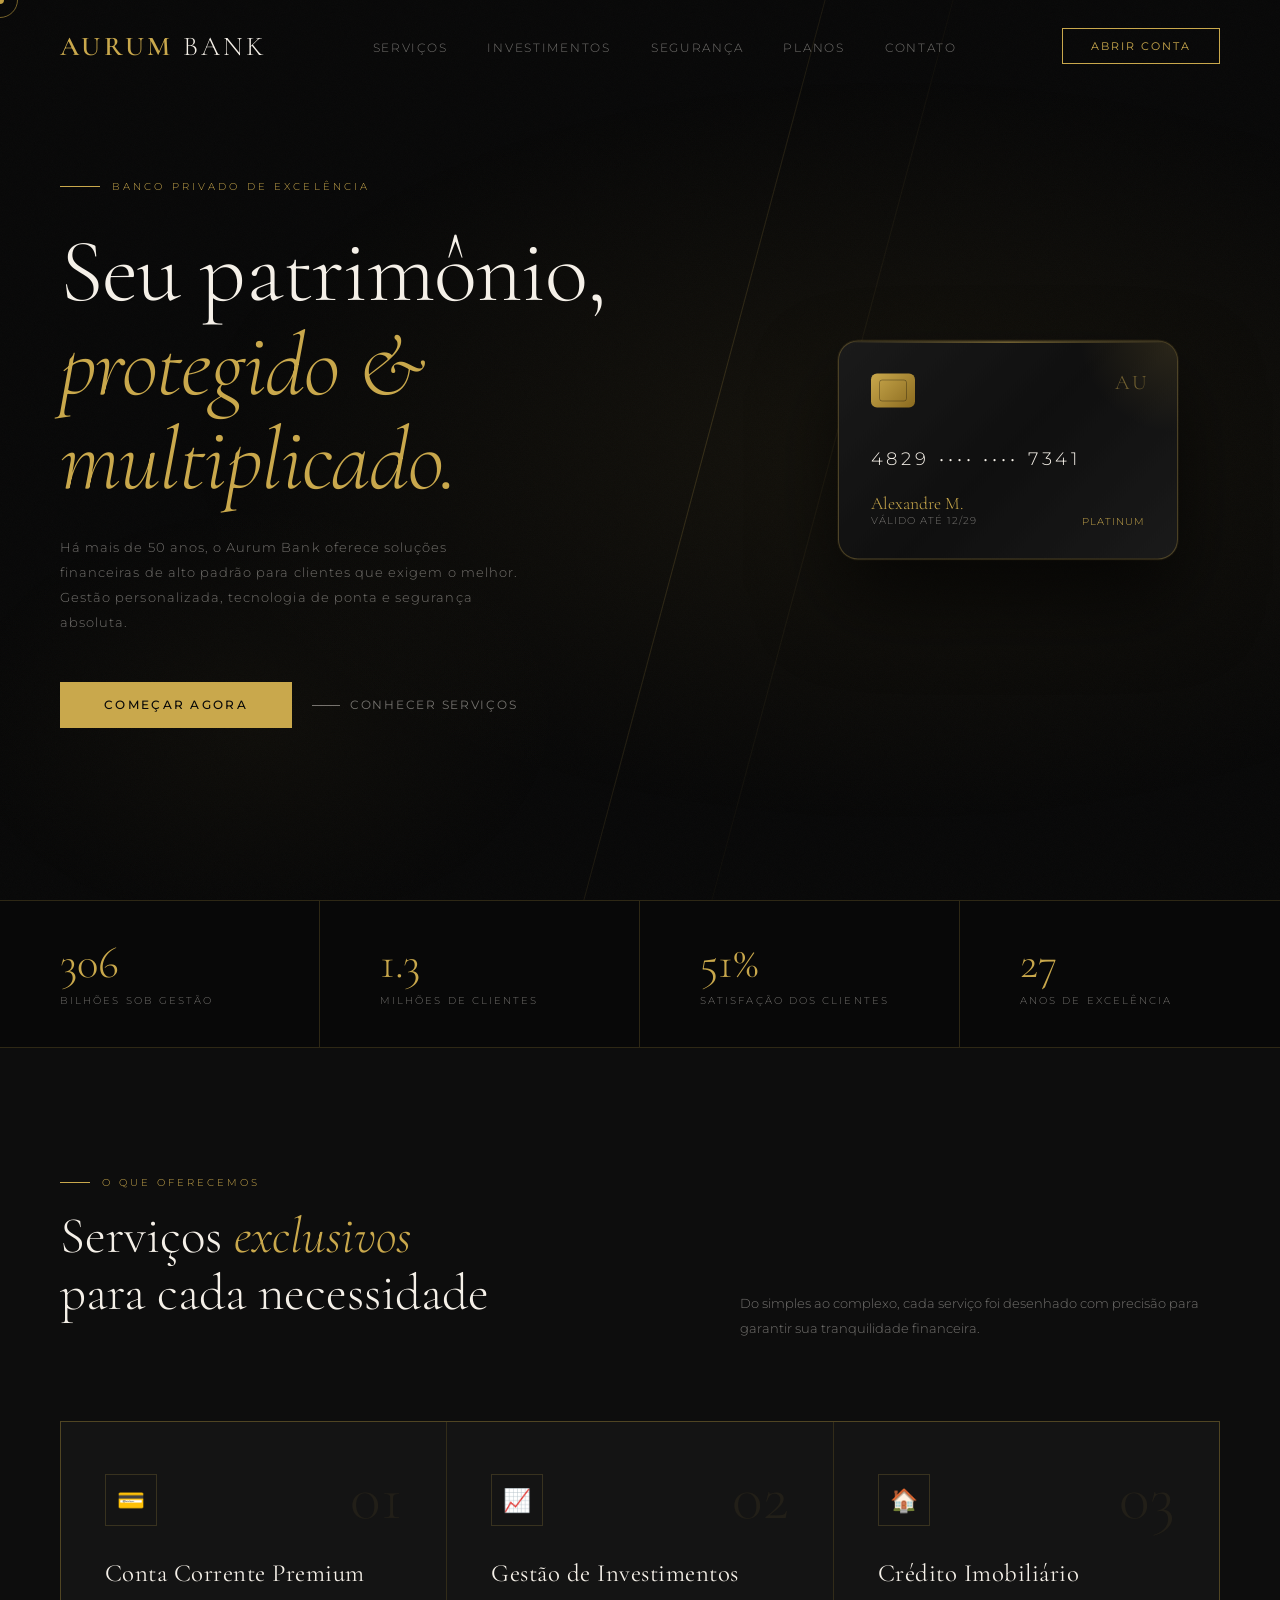
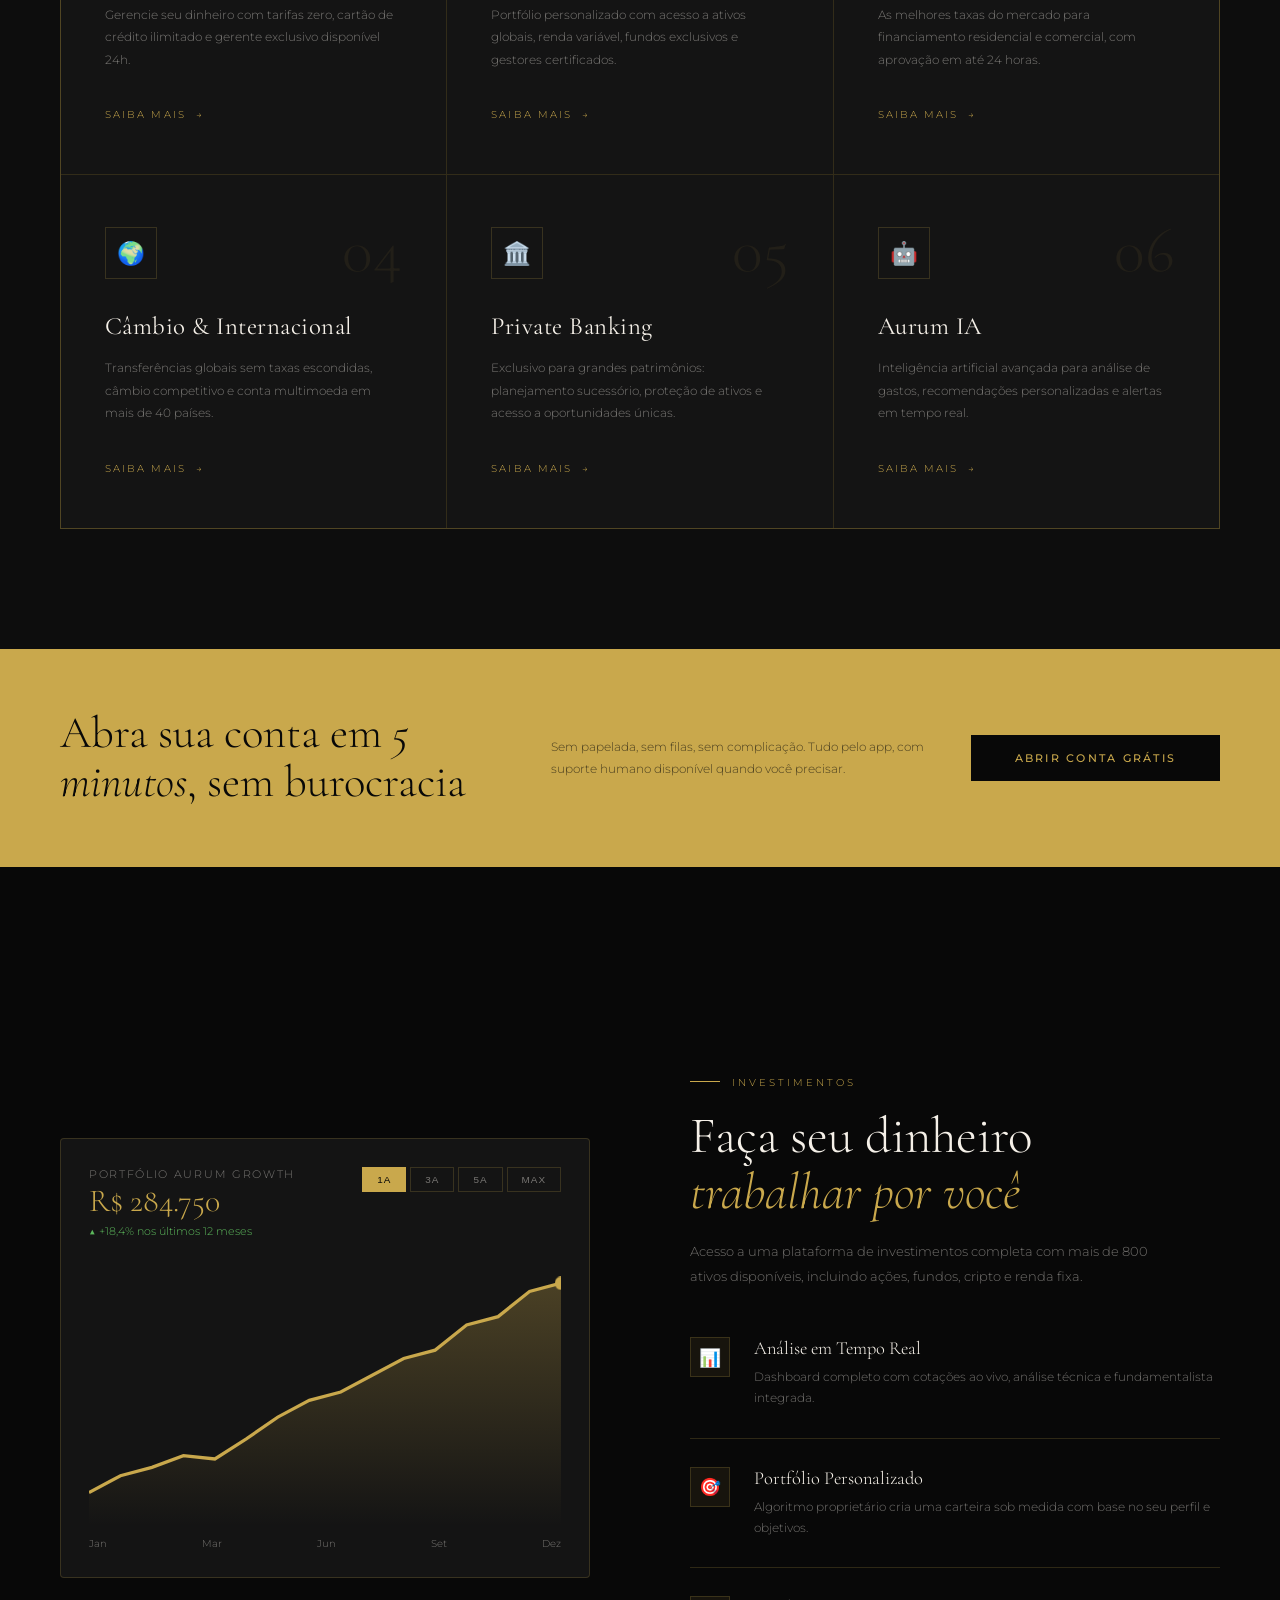
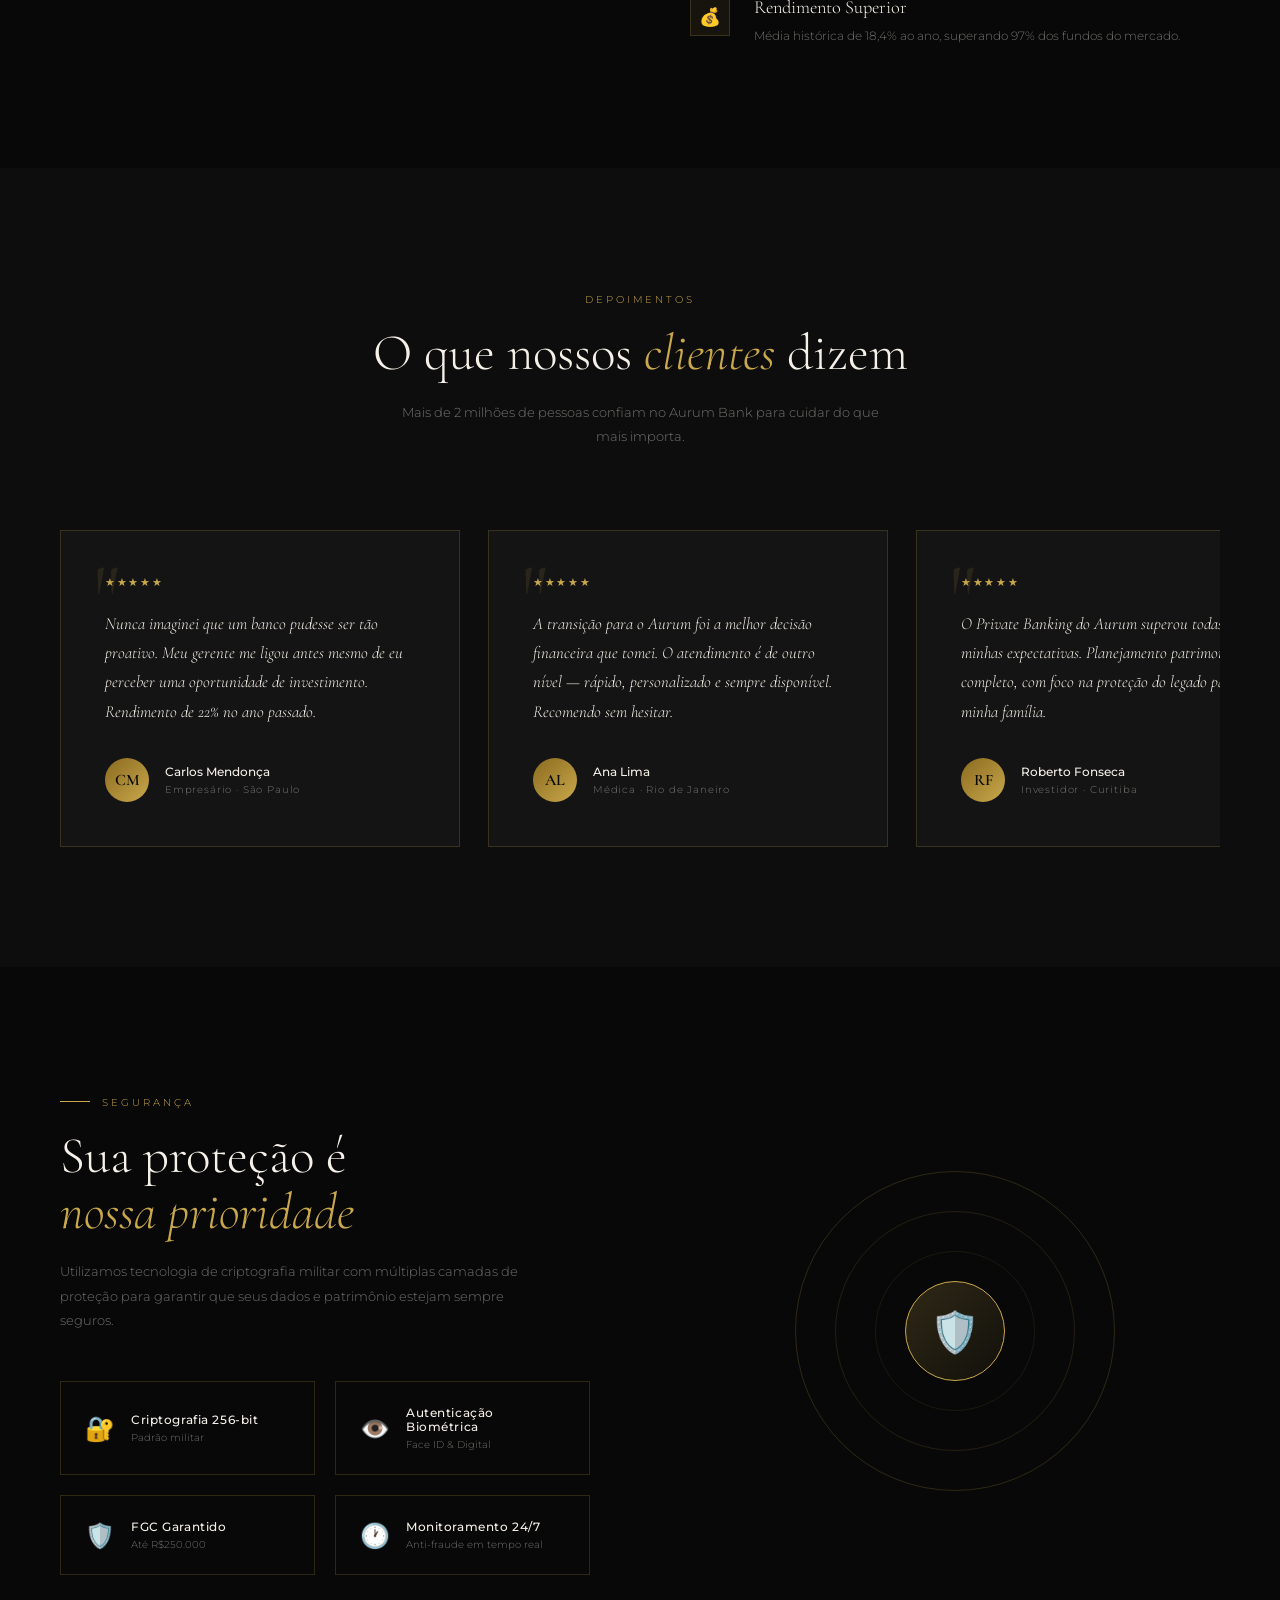
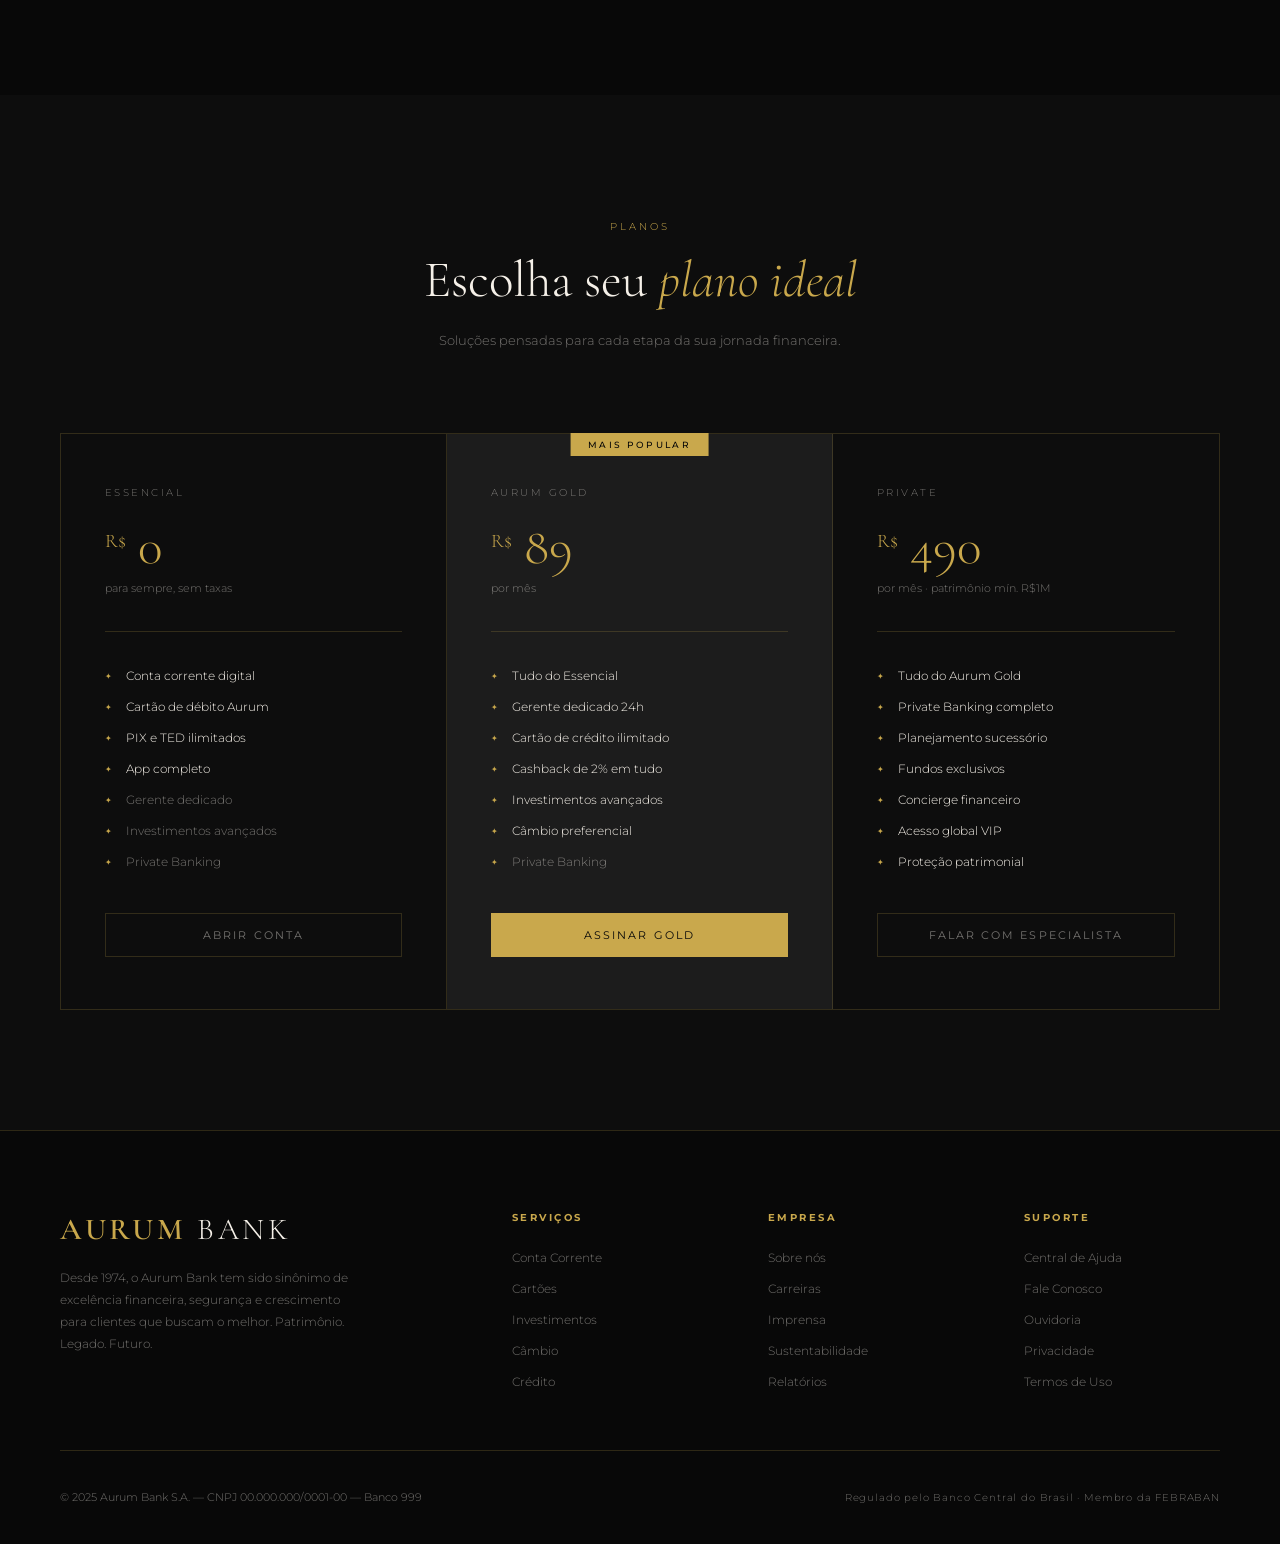
<file: index.html>
<!DOCTYPE html>
<html lang="pt-BR">
<head>
<meta charset="UTF-8">
<meta name="viewport" content="width=device-width, initial-scale=1.0">
<title>AURUM BANK — Patrimônio. Legado. Futuro.</title>
<link rel="preconnect" href="https://fonts.googleapis.com">
<link href="https://fonts.googleapis.com/css2?family=Cormorant+Garamond:ital,wght@0,300;0,400;0,600;1,300;1,400&family=Montserrat:wght@300;400;500;600&display=swap" rel="stylesheet">
<link rel="stylesheet" href="style.css">
</head>
<body>

<!-- LOADER -->
<div id="loader">
  <div class="loader-logo">AURUM</div>
  <div class="loader-bar"></div>
</div>

<!-- CURSOR -->
<div class="cursor">
  <div class="cursor-dot"></div>
  <div class="cursor-ring"></div>
</div>

<!-- NAV -->
<nav id="nav">
  <a href="#" class="nav-logo">AURUM <span>BANK</span></a>
  <ul class="nav-links">
    <li><a href="#servicos">Serviços</a></li>
    <li><a href="#investimentos">Investimentos</a></li>
    <li><a href="#seguranca">Segurança</a></li>
    <li><a href="#planos">Planos</a></li>
    <li><a href="#contato">Contato</a></li>
  </ul>
  <button class="nav-cta" onclick="window.location.href='cadastro.html'">Abrir Conta</button>
</nav>

<!-- HERO -->
<section class="hero" id="inicio">
  <div class="hero-bg"></div>
  <div class="hero-lines"></div>
  <div class="hero-content">
    <div class="hero-tag">Banco Privado de Excelência</div>
    <h1 class="hero-title">
      Seu patrimônio,<br>
      <em>protegido &amp; multiplicado.</em>
    </h1>
    <p class="hero-subtitle">
      Há mais de 50 anos, o Aurum Bank oferece soluções financeiras de alto padrão para clientes que exigem o melhor. Gestão personalizada, tecnologia de ponta e segurança absoluta.
    </p>
    <div class="hero-actions">
      <button class="btn-primary" onclick="window.location.href='cadastro.html'">Começar Agora</button>
      <button class="btn-ghost"><span></span> Conhecer Serviços</button>
    </div>
  </div>
  <div class="hero-card">
    <div class="card-3d" id="heroCard">
      <div class="card-glow"></div>
      <div class="card-logo-mark">AU</div>
      <div class="card-chip"></div>
      <div class="card-number">4829 •••• •••• 7341</div>
      <div class="card-info">
        <div>
          <div class="card-name">Alexandre M.</div>
          <div class="card-expiry">VÁLIDO ATÉ 12/29</div>
        </div>
        <div style="font-size:0.6rem;color:var(--gold);letter-spacing:0.1em;">PLATINUM</div>
      </div>
    </div>
  </div>
</section>

<!-- STATS -->
<div class="stats-bar">
  <div class="stat-item">
    <div class="stat-number" data-target="580">0</div>
    <div class="stat-label">Bilhões sob gestão</div>
  </div>
  <div class="stat-item">
    <div class="stat-number" data-target="2.4" data-decimal>0</div>
    <div class="stat-label">Milhões de clientes</div>
  </div>
  <div class="stat-item">
    <div class="stat-number" data-target="98" data-suffix="%">0</div>
    <div class="stat-label">Satisfação dos clientes</div>
  </div>
  <div class="stat-item">
    <div class="stat-number" data-target="52">0</div>
    <div class="stat-label">Anos de excelência</div>
  </div>
</div>

<!-- SERVICES -->
<section class="services" id="servicos">
  <div class="services-header scroll-reveal">
    <div>
      <div class="section-tag">O Que Oferecemos</div>
      <h2 class="section-title">Serviços <em>exclusivos</em><br>para cada necessidade</h2>
    </div>
    <p class="section-desc">
      Do simples ao complexo, cada serviço foi desenhado com precisão para garantir sua tranquilidade financeira.
    </p>
  </div>
  <div class="services-grid scroll-reveal">
    <div class="service-card">
      <span class="service-number">01</span>
      <div class="service-icon">💳</div>
      <h3 class="service-name">Conta Corrente Premium</h3>
      <p class="service-desc">Gerencie seu dinheiro com tarifas zero, cartão de crédito ilimitado e gerente exclusivo disponível 24h.</p>
      <a href="#" class="service-link">Saiba mais</a>
    </div>
    <div class="service-card">
      <span class="service-number">02</span>
      <div class="service-icon">📈</div>
      <h3 class="service-name">Gestão de Investimentos</h3>
      <p class="service-desc">Portfólio personalizado com acesso a ativos globais, renda variável, fundos exclusivos e gestores certificados.</p>
      <a href="#" class="service-link">Saiba mais</a>
    </div>
    <div class="service-card">
      <span class="service-number">03</span>
      <div class="service-icon">🏠</div>
      <h3 class="service-name">Crédito Imobiliário</h3>
      <p class="service-desc">As melhores taxas do mercado para financiamento residencial e comercial, com aprovação em até 24 horas.</p>
      <a href="#" class="service-link">Saiba mais</a>
    </div>
    <div class="service-card">
      <span class="service-number">04</span>
      <div class="service-icon">🌍</div>
      <h3 class="service-name">Câmbio & Internacional</h3>
      <p class="service-desc">Transferências globais sem taxas escondidas, câmbio competitivo e conta multimoeda em mais de 40 países.</p>
      <a href="#" class="service-link">Saiba mais</a>
    </div>
    <div class="service-card">
      <span class="service-number">05</span>
      <div class="service-icon">🏛️</div>
      <h3 class="service-name">Private Banking</h3>
      <p class="service-desc">Exclusivo para grandes patrimônios: planejamento sucessório, proteção de ativos e acesso a oportunidades únicas.</p>
      <a href="#" class="service-link">Saiba mais</a>
    </div>
    <div class="service-card">
      <span class="service-number">06</span>
      <div class="service-icon">🤖</div>
      <h3 class="service-name">Aurum IA</h3>
      <p class="service-desc">Inteligência artificial avançada para análise de gastos, recomendações personalizadas e alertas em tempo real.</p>
      <a href="#" class="service-link">Saiba mais</a>
    </div>
  </div>
</section>

<!-- HIGHLIGHT BAND -->
<div class="highlight-band scroll-reveal">
  <h2>Abra sua conta em <em>5 minutos</em>, sem burocracia</h2>
  <p>Sem papelada, sem filas, sem complicação. Tudo pelo app, com suporte humano disponível quando você precisar.</p>
  <button class="btn-dark" onclick="window.location.href='cadastro.html'">Abrir Conta Grátis</button>
</div>

<!-- INVESTMENTS -->
<section class="investments" id="investimentos">
  <div class="investments-layout">
    <div class="invest-visual scroll-reveal">
      <div class="chart-container">
        <div class="chart-header">
          <div>
            <div class="chart-title">Portfólio Aurum Growth</div>
            <div class="chart-value">R$ 284.750</div>
            <div class="chart-change">▲ +18,4% nos últimos 12 meses</div>
          </div>
          <div class="chart-tabs">
            <button class="chart-tab active">1A</button>
            <button class="chart-tab">3A</button>
            <button class="chart-tab">5A</button>
            <button class="chart-tab">MAX</button>
          </div>
        </div>
        <svg class="chart-svg" viewBox="0 0 300 160" preserveAspectRatio="none">
          <defs>
            <linearGradient id="chartGrad" x1="0" y1="0" x2="0" y2="1">
              <stop offset="0%" stop-color="#C9A84C" stop-opacity="0.3"/>
              <stop offset="100%" stop-color="#C9A84C" stop-opacity="0"/>
            </linearGradient>
          </defs>
          <path d="M0,140 L20,130 L40,125 L60,118 L80,120 L100,108 L120,95 L140,85 L160,80 L180,70 L200,60 L220,55 L240,40 L260,35 L280,20 L300,15 L300,160 L0,160 Z" fill="url(#chartGrad)"/>
          <path d="M0,140 L20,130 L40,125 L60,118 L80,120 L100,108 L120,95 L140,85 L160,80 L180,70 L200,60 L220,55 L240,40 L260,35 L280,20 L300,15"
            fill="none" stroke="#C9A84C" stroke-width="2"
            stroke-dasharray="600" stroke-dashoffset="600"
            style="animation: drawLine 2s ease 1.5s forwards;"/>
          <circle cx="300" cy="15" r="4" fill="#C9A84C" opacity="0"/>
          <style>
            @keyframes drawLine { to { stroke-dashoffset: 0; } }
            circle { animation: fadeCircle 0.3s ease 3.5s forwards; }
            @keyframes fadeCircle { to { opacity: 1; } }
          </style>
        </svg>
        <div style="display:flex;justify-content:space-between;font-size:0.6rem;color:var(--muted);margin-top:12px;">
          <span>Jan</span><span>Mar</span><span>Jun</span><span>Set</span><span>Dez</span>
        </div>
      </div>
    </div>
    <div class="invest-content scroll-reveal">
      <div class="section-tag">Investimentos</div>
      <h2 class="section-title">Faça seu dinheiro<br><em>trabalhar por você</em></h2>
      <p class="section-desc">Acesso a uma plataforma de investimentos completa com mais de 800 ativos disponíveis, incluindo ações, fundos, cripto e renda fixa.</p>
      <div class="invest-features">
        <div class="invest-feature">
          <div class="invest-feature-icon">📊</div>
          <div>
            <div class="invest-feature-title">Análise em Tempo Real</div>
            <p class="invest-feature-desc">Dashboard completo com cotações ao vivo, análise técnica e fundamentalista integrada.</p>
          </div>
        </div>
        <div class="invest-feature">
          <div class="invest-feature-icon">🎯</div>
          <div>
            <div class="invest-feature-title">Portfólio Personalizado</div>
            <p class="invest-feature-desc">Algoritmo proprietário cria uma carteira sob medida com base no seu perfil e objetivos.</p>
          </div>
        </div>
        <div class="invest-feature">
          <div class="invest-feature-icon">💰</div>
          <div>
            <div class="invest-feature-title">Rendimento Superior</div>
            <p class="invest-feature-desc">Média histórica de 18,4% ao ano, superando 97% dos fundos do mercado.</p>
          </div>
        </div>
      </div>
    </div>
  </div>
</section>

<!-- TESTIMONIALS -->
<section class="testimonials" id="clientes">
  <div class="testimonials-header scroll-reveal">
    <div class="section-tag">Depoimentos</div>
    <h2 class="section-title">O que nossos <em>clientes</em> dizem</h2>
    <p class="section-desc">Mais de 2 milhões de pessoas confiam no Aurum Bank para cuidar do que mais importa.</p>
  </div>
  <div class="testimonials-wrap">
    <div class="testimonials-track" id="testimonialsTrack">
      <!-- Cards duplicados para loop infinito -->
      <div class="testimonial-card">
        <div class="stars">★★★★★</div>
        <p class="testimonial-text">Nunca imaginei que um banco pudesse ser tão proativo. Meu gerente me ligou antes mesmo de eu perceber uma oportunidade de investimento. Rendimento de 22% no ano passado.</p>
        <div class="testimonial-author">
          <div class="testimonial-avatar">CM</div>
          <div>
            <div class="testimonial-name">Carlos Mendonça</div>
            <div class="testimonial-role">Empresário · São Paulo</div>
          </div>
        </div>
      </div>
      <div class="testimonial-card">
        <div class="stars">★★★★★</div>
        <p class="testimonial-text">A transição para o Aurum foi a melhor decisão financeira que tomei. O atendimento é de outro nível — rápido, personalizado e sempre disponível. Recomendo sem hesitar.</p>
        <div class="testimonial-author">
          <div class="testimonial-avatar">AL</div>
          <div>
            <div class="testimonial-name">Ana Lima</div>
            <div class="testimonial-role">Médica · Rio de Janeiro</div>
          </div>
        </div>
      </div>
      <div class="testimonial-card">
        <div class="stars">★★★★★</div>
        <p class="testimonial-text">O Private Banking do Aurum superou todas as minhas expectativas. Planejamento patrimonial completo, com foco na proteção do legado para minha família.</p>
        <div class="testimonial-author">
          <div class="testimonial-avatar">RF</div>
          <div>
            <div class="testimonial-name">Roberto Fonseca</div>
            <div class="testimonial-role">Investidor · Curitiba</div>
          </div>
        </div>
      </div>
      <div class="testimonial-card">
        <div class="stars">★★★★★</div>
        <p class="testimonial-text">O app do Aurum é simplesmente o melhor que já usei. Interface limpa, tudo funciona perfeitamente e o suporte via chat responde em menos de 2 minutos. Incrível.</p>
        <div class="testimonial-author">
          <div class="testimonial-avatar">JV</div>
          <div>
            <div class="testimonial-name">Juliana Vaz</div>
            <div class="testimonial-role">Designer · Florianópolis</div>
          </div>
        </div>
      </div>
      <div class="testimonial-card">
        <div class="stars">★★★★★</div>
        <p class="testimonial-text">Financiamento imobiliário aprovado em 24h com a menor taxa que encontrei no mercado. O processo foi completamente digital e sem nenhuma burocracia.</p>
        <div class="testimonial-author">
          <div class="testimonial-avatar">TS</div>
          <div>
            <div class="testimonial-name">Thiago Santos</div>
            <div class="testimonial-role">Arquiteto · Brasília</div>
          </div>
        </div>
      </div>
      <!-- Duplicados para loop contínuo -->
      <div class="testimonial-card">
        <div class="stars">★★★★★</div>
        <p class="testimonial-text">Nunca imaginei que um banco pudesse ser tão proativo. Meu gerente me ligou antes mesmo de eu perceber uma oportunidade de investimento. Rendimento de 22% no ano passado.</p>
        <div class="testimonial-author">
          <div class="testimonial-avatar">CM</div>
          <div>
            <div class="testimonial-name">Carlos Mendonça</div>
            <div class="testimonial-role">Empresário · São Paulo</div>
          </div>
        </div>
      </div>
      <div class="testimonial-card">
        <div class="stars">★★★★★</div>
        <p class="testimonial-text">A transição para o Aurum foi a melhor decisão financeira que tomei. O atendimento é de outro nível — rápido, personalizado e sempre disponível. Recomendo sem hesitar.</p>
        <div class="testimonial-author">
          <div class="testimonial-avatar">AL</div>
          <div>
            <div class="testimonial-name">Ana Lima</div>
            <div class="testimonial-role">Médica · Rio de Janeiro</div>
          </div>
        </div>
      </div>
      <div class="testimonial-card">
        <div class="stars">★★★★★</div>
        <p class="testimonial-text">O Private Banking do Aurum superou todas as minhas expectativas. Planejamento patrimonial completo, com foco na proteção do legado para minha família.</p>
        <div class="testimonial-author">
          <div class="testimonial-avatar">RF</div>
          <div>
            <div class="testimonial-name">Roberto Fonseca</div>
            <div class="testimonial-role">Investidor · Curitiba</div>
          </div>
        </div>
      </div>
      <div class="testimonial-card">
        <div class="stars">★★★★★</div>
        <p class="testimonial-text">O app do Aurum é simplesmente o melhor que já usei. Interface limpa, tudo funciona perfeitamente e o suporte via chat responde em menos de 2 minutos. Incrível.</p>
        <div class="testimonial-author">
          <div class="testimonial-avatar">JV</div>
          <div>
            <div class="testimonial-name">Juliana Vaz</div>
            <div class="testimonial-role">Designer · Florianópolis</div>
          </div>
        </div>
      </div>
      <div class="testimonial-card">
        <div class="stars">★★★★★</div>
        <p class="testimonial-text">Financiamento imobiliário aprovado em 24h com a menor taxa que encontrei no mercado. O processo foi completamente digital e sem nenhuma burocracia.</p>
        <div class="testimonial-author">
          <div class="testimonial-avatar">TS</div>
          <div>
            <div class="testimonial-name">Thiago Santos</div>
            <div class="testimonial-role">Arquiteto · Brasília</div>
          </div>
        </div>
      </div>
    </div>
  </div>
</section>

<!-- SECURITY -->
<section class="security" id="seguranca">
  <div class="security-layout">
    <div class="scroll-reveal">
      <div class="section-tag">Segurança</div>
      <h2 class="section-title">Sua proteção é<br><em>nossa prioridade</em></h2>
      <p class="section-desc">
        Utilizamos tecnologia de criptografia militar com múltiplas camadas de proteção para garantir que seus dados e patrimônio estejam sempre seguros.
      </p>
      <div class="security-badges">
        <div class="security-badge">
          <div class="badge-icon">🔐</div>
          <div>
            <div class="badge-name">Criptografia 256-bit</div>
            <div class="badge-sub">Padrão militar</div>
          </div>
        </div>
        <div class="security-badge">
          <div class="badge-icon">👁️</div>
          <div>
            <div class="badge-name">Autenticação Biométrica</div>
            <div class="badge-sub">Face ID & Digital</div>
          </div>
        </div>
        <div class="security-badge">
          <div class="badge-icon">🛡️</div>
          <div>
            <div class="badge-name">FGC Garantido</div>
            <div class="badge-sub">Até R$250.000</div>
          </div>
        </div>
        <div class="security-badge">
          <div class="badge-icon">🕐</div>
          <div>
            <div class="badge-name">Monitoramento 24/7</div>
            <div class="badge-sub">Anti-fraude em tempo real</div>
          </div>
        </div>
      </div>
    </div>
    <div class="security-visual scroll-reveal">
      <div class="shield-ring" style="--op:0.15;"></div>
      <div class="shield-ring" style="--op:0.2;"></div>
      <div class="shield-ring" style="--op:0.3;"></div>
      <div class="shield-core">🛡️</div>
    </div>
  </div>
</section>

<!-- PLANS -->
<section class="plans" id="planos">
  <div class="plans-header scroll-reveal">
    <div class="section-tag">Planos</div>
    <h2 class="section-title">Escolha seu <em>plano ideal</em></h2>
    <p class="section-desc">Soluções pensadas para cada etapa da sua jornada financeira.</p>
  </div>
  <div class="plans-grid scroll-reveal">
    <div class="plan-card">
      <div class="plan-tag">Essencial</div>
      <div class="plan-price"><sup>R$</sup> <span>0</span></div>
      <div class="plan-period">para sempre, sem taxas</div>
      <div class="plan-divider"></div>
      <ul class="plan-features">
        <li class="active">Conta corrente digital</li>
        <li class="active">Cartão de débito Aurum</li>
        <li class="active">PIX e TED ilimitados</li>
        <li class="active">App completo</li>
        <li>Gerente dedicado</li>
        <li>Investimentos avançados</li>
        <li>Private Banking</li>
      </ul>
      <button class="btn-plan" onclick="window.location.href='cadastro.html'">Abrir Conta</button>
    </div>
    <div class="plan-card featured">
      <div class="plan-tag">Aurum Gold</div>
      <div class="plan-price"><sup>R$</sup> <span style="color:var(--gold);">89</span></div>
      <div class="plan-period">por mês</div>
      <div class="plan-divider"></div>
      <ul class="plan-features">
        <li class="active">Tudo do Essencial</li>
        <li class="active">Gerente dedicado 24h</li>
        <li class="active">Cartão de crédito ilimitado</li>
        <li class="active">Cashback de 2% em tudo</li>
        <li class="active">Investimentos avançados</li>
        <li class="active">Câmbio preferencial</li>
        <li>Private Banking</li>
      </ul>
      <button class="btn-plan" onclick="window.location.href='cadastro.html'">Assinar Gold</button>
    </div>
    <div class="plan-card">
      <div class="plan-tag">Private</div>
      <div class="plan-price"><sup>R$</sup> <span>490</span></div>
      <div class="plan-period">por mês · patrimônio mín. R$1M</div>
      <div class="plan-divider"></div>
      <ul class="plan-features">
        <li class="active">Tudo do Aurum Gold</li>
        <li class="active">Private Banking completo</li>
        <li class="active">Planejamento sucessório</li>
        <li class="active">Fundos exclusivos</li>
        <li class="active">Concierge financeiro</li>
        <li class="active">Acesso global VIP</li>
        <li class="active">Proteção patrimonial</li>
      </ul>
      <button class="btn-plan" onclick="window.location.href='cadastro.html'">Falar com Especialista</button>
    </div>
  </div>
</section>

<!-- FOOTER -->
<footer id="contato">
  <div class="footer-top">
    <div class="footer-brand">
      <a href="#" class="nav-logo">AURUM <span>BANK</span></a>
      <p class="footer-desc">
        Desde 1974, o Aurum Bank tem sido sinônimo de excelência financeira, segurança e crescimento para clientes que buscam o melhor. Patrimônio. Legado. Futuro.
      </p>
    </div>
    <div class="footer-col">
      <h4>Serviços</h4>
      <ul>
        <li><a href="#">Conta Corrente</a></li>
        <li><a href="#">Cartões</a></li>
        <li><a href="#">Investimentos</a></li>
        <li><a href="#">Câmbio</a></li>
        <li><a href="#">Crédito</a></li>
      </ul>
    </div>
    <div class="footer-col">
      <h4>Empresa</h4>
      <ul>
        <li><a href="#">Sobre nós</a></li>
        <li><a href="#">Carreiras</a></li>
        <li><a href="#">Imprensa</a></li>
        <li><a href="#">Sustentabilidade</a></li>
        <li><a href="#">Relatórios</a></li>
      </ul>
    </div>
    <div class="footer-col">
      <h4>Suporte</h4>
      <ul>
        <li><a href="#">Central de Ajuda</a></li>
        <li><a href="#">Fale Conosco</a></li>
        <li><a href="#">Ouvidoria</a></li>
        <li><a href="#">Privacidade</a></li>
        <li><a href="#">Termos de Uso</a></li>
      </ul>
    </div>
  </div>
  <div class="footer-bottom">
    <div class="footer-copy">© 2025 Aurum Bank S.A. — CNPJ 00.000.000/0001-00 — Banco 999</div>
    <div class="footer-cert">Regulado pelo Banco Central do Brasil · Membro da FEBRABAN</div>
  </div>
</footer>

<script src="script.js"></script>
</body>
</html>
</file>
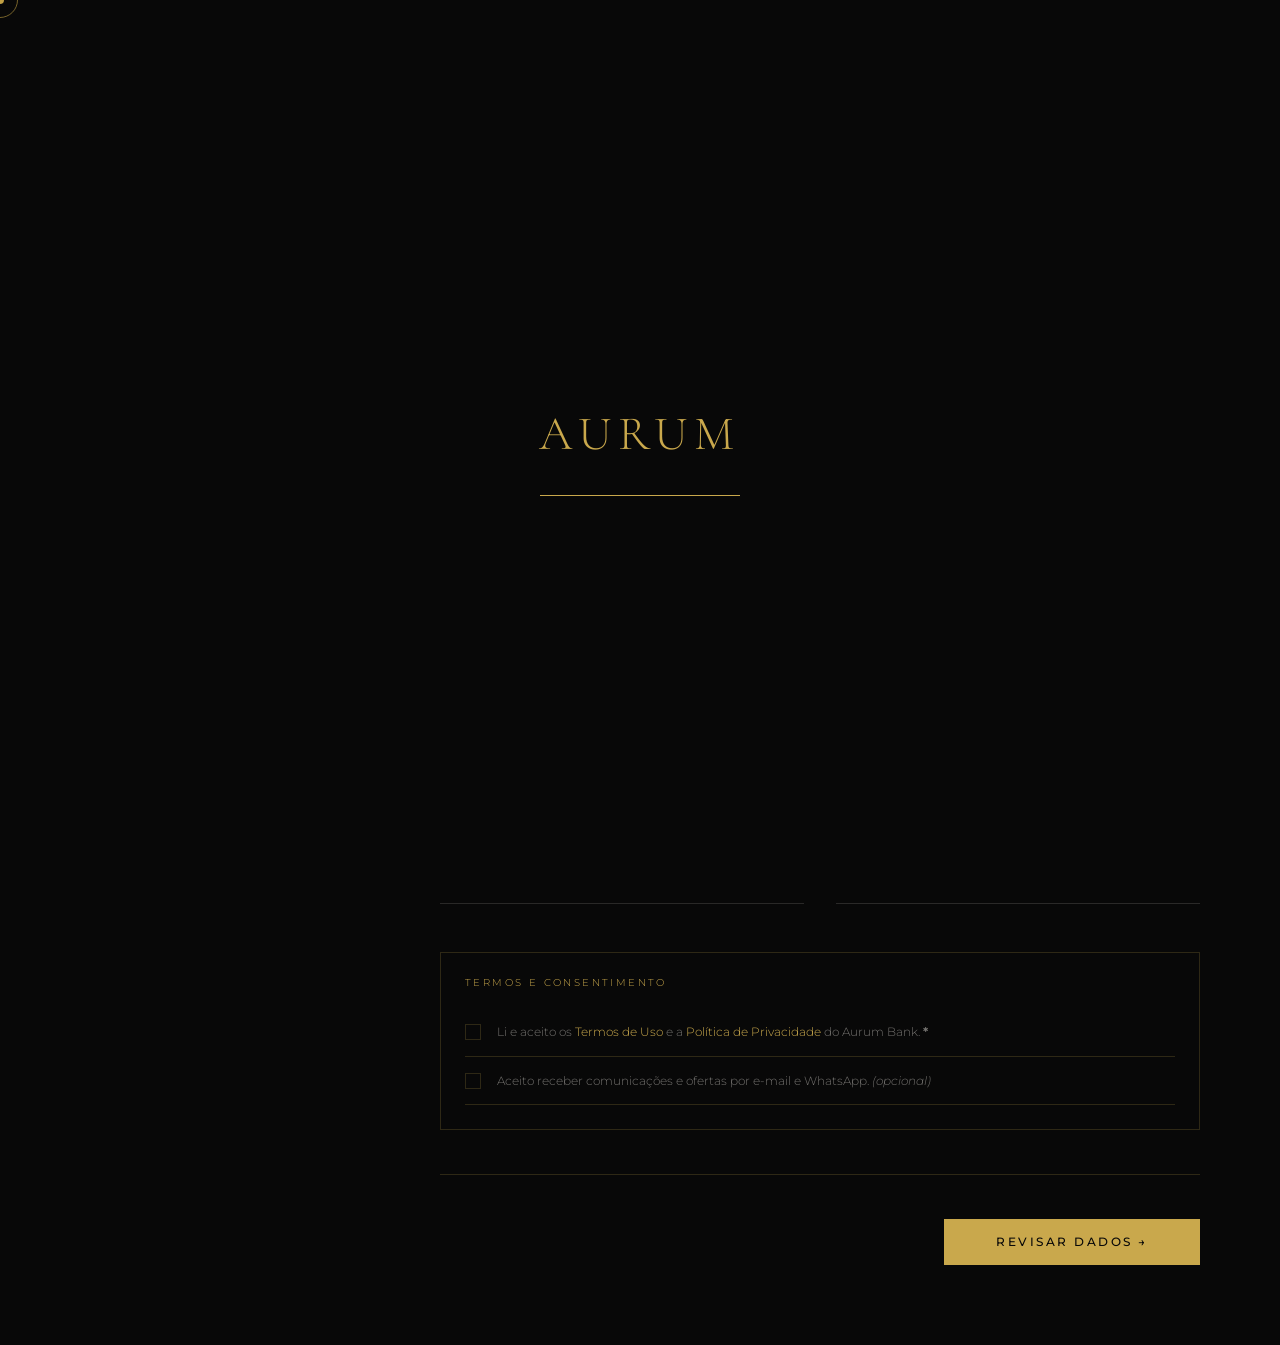
<file: cadastro.html>
<!DOCTYPE html>
<html lang="pt-BR">
<head>
<meta charset="UTF-8">
<meta name="viewport" content="width=device-width, initial-scale=1.0">
<title>AURUM BANK — Cadastro de Cliente</title>
<link href="https://fonts.googleapis.com/css2?family=Cormorant+Garamond:ital,wght@0,300;0,400;0,600;1,300;1,400&family=Montserrat:wght@300;400;500;600&display=swap" rel="stylesheet">
<link rel="stylesheet" href="stylecadastro.css">
</head>
<body>

<div id="loader">
  <div class="loader-logo">AURUM</div>
  <div class="loader-bar"></div>
</div>

<div class="cursor">
  <div class="cursor-dot"></div>
  <div class="cursor-ring"></div>
</div>

<nav id="nav">
  <a href="index.html" class="nav-logo">AURUM <span>BANK</span></a>
  <a href="index.html" class="nav-back">Voltar ao site</a>
</nav>

<div class="page">

  <aside class="sidebar">
    <div class="sidebar-tag">Novo Cliente</div>
    <h1 class="sidebar-title">Abra sua<br><em>conta agora</em></h1>
    <p class="sidebar-desc">Processo 100% digital, sem burocracia. Preencha seus dados e nossa equipe entrará em contato em até 24 horas.</p>

    <div class="steps-nav">
      <div class="step-item active" data-step="1">
        <div class="step-num">1</div>
        <div>
          <div class="step-name">Identificação</div>
          <div class="step-sub">Dados pessoais e adicionais</div>
        </div>
      </div>
      <div class="step-item" data-step="2">
        <div class="step-num">2</div>
        <div>
          <div class="step-name">Revisão & Envio</div>
          <div class="step-sub">Confirme e finalize o cadastro</div>
        </div>
      </div>
    </div>

    <div class="progress-track"><div class="progress-fill" id="pBar" style="width:50%"></div></div>

    <div class="sidebar-footer">
      <div class="sidebar-secure">Conexão segura · Criptografia 256-bit</div>
    </div>
  </aside>

  <main class="main">

    <!-- PANEL 1 — Identificação -->
    <div class="panel active" id="panel1">
      <div class="panel-header">
        <div class="panel-step">Etapa 01 / 02</div>
        <h2 class="panel-title">Dados <em>pessoais</em></h2>
      </div>

      <div class="section-label">Informações básicas</div>
      <div class="form-grid form-grid-2">
        <div class="field field-full" id="f-nome">
          <label>Nome completo *</label>
          <input type="text" id="nome" placeholder="Ex.: Maria Fernanda Souza">
          <span class="field-error">Informe nome e sobrenome</span>
        </div>
        <div class="field" id="f-cpf">
          <label>CPF *</label>
          <div class="input-row">
            <input type="text" id="cpf" placeholder="000.000.000-00" maxlength="14">
            <div class="cpf-badge" id="cpfBadge"></div>
          </div>
          <span class="field-error">CPF inválido</span>
        </div>
        <div class="field" id="f-nasc">
          <label>Data de nascimento *</label>
          <input type="date" id="nasc">
          <span class="field-error">Informe uma data válida</span>
        </div>
        <div class="field">
          <label>Gênero</label>
          <select id="sexo">
            <option value="">Selecione</option>
            <option>Masculino</option>
            <option>Feminino</option>
            <option>Não-binário</option>
            <option>Prefiro não informar</option>
          </select>
        </div>
        <div class="field field-full">
          <label>Nacionalidade *</label>
          <div class="radio-group">
            <label class="radio-opt selected"><input type="radio" name="nac" value="Brasileiro" checked><div class="radio-dot"><div class="radio-inner"></div></div>Brasileiro</label>
            <label class="radio-opt"><input type="radio" name="nac" value="Estrangeiro"><div class="radio-dot"><div class="radio-inner"></div></div>Estrangeiro</label>
          </div>
        </div>
      </div>

      <div class="section-label">Dados adicionais</div>
      <div class="form-grid form-grid-2">
        <div class="field" id="f-email">
          <label>E-mail *</label>
          <input type="email" id="email" placeholder="maria@email.com">
          <span class="field-error">Informe um e-mail válido</span>
        </div>
        <div class="field" id="f-tel">
          <label>Celular *</label>
          <input type="text" id="tel" placeholder="(11) 99999-9999" maxlength="15">
          <span class="field-error">Número inválido</span>
        </div>
        <div class="field" id="f-prof">
          <label>Profissão *</label>
          <input type="text" id="prof" placeholder="Ex.: Engenheiro, Empresário...">
          <span class="field-error">Informe sua profissão</span>
        </div>
        <div class="field" id="f-renda">
          <label>Renda mensal bruta *</label>
          <select id="renda">
            <option value="">Selecione a faixa</option>
            <option>Até R$ 3.000</option>
            <option>R$ 3.001 – R$ 6.000</option>
            <option>R$ 6.001 – R$ 15.000</option>
            <option>R$ 15.001 – R$ 30.000</option>
            <option>R$ 30.001 – R$ 100.000</option>
            <option>Acima de R$ 100.000</option>
          </select>
          <span class="field-error">Selecione sua faixa de renda</span>
        </div>
      </div>

      <div class="terms-block">
        <div class="terms-title">Termos e consentimento</div>
        <div class="term-row" id="trTermos">
          <input type="checkbox" id="chkTermos">
          <div class="term-box"><span class="term-tick">✓</span></div>
          <div class="term-label">Li e aceito os <span class="term-gold">Termos de Uso</span> e a <span class="term-gold">Política de Privacidade</span> do Aurum Bank. <strong>*</strong></div>
        </div>
        <div class="term-row" id="trMkt">
          <input type="checkbox" id="chkMkt">
          <div class="term-box"><span class="term-tick">✓</span></div>
          <div class="term-label">Aceito receber comunicações e ofertas por e-mail e WhatsApp. <em>(opcional)</em></div>
        </div>
        <div id="termsErr">Você precisa aceitar os Termos de Uso para continuar.</div>
      </div>

      <div class="form-actions">
        <div></div>
        <button class="btn-next" onclick="goReview()">Revisar dados →</button>
      </div>
    </div>

    <!-- PANEL 2 — Revisão & Envio -->
    <div class="panel" id="panel2">
      <div class="panel-header">
        <div class="panel-step">Etapa 02 / 02</div>
        <h2 class="panel-title">Revise &amp; <em>confirme</em></h2>
      </div>

      <div class="review-hero">
        <div class="review-avatar" id="revAvatar">—</div>
        <div>
          <div class="review-name" id="revNome">—</div>
          <div class="review-badges" id="revBadges"></div>
        </div>
      </div>

      <div class="review-block">
        <div class="review-block-title">Informações básicas</div>
        <div id="sumBasico"></div>
      </div>

      <div class="review-block">
        <div class="review-block-title">Dados adicionais</div>
        <div id="sumAdicional"></div>
      </div>

      <div class="form-actions">
        <button class="btn-back" onclick="goBack()"><span class="line"></span> Corrigir dados</button>
        <button class="btn-next" onclick="submitForm()">Confirmar cadastro ✓</button>
      </div>
    </div>

    <!-- SUCCESS -->
    <div class="panel" id="panelOk">
      <div class="success-panel">
        <div class="success-ring"><div class="success-check">✓</div></div>
        <h2 class="success-title">Cadastro<br><em>realizado!</em></h2>
        <p class="success-desc">Suas informações foram recebidas com sucesso. Nossa equipe entrará em contato em até <strong style="color:var(--white);font-weight:400">24 horas</strong> no e-mail informado para concluir a abertura da sua conta.</p>
        <div class="protocol" id="protNum">AURUM-2025-000000</div>
        <div class="success-note">Guarde este número de protocolo para acompanhar o status do seu cadastro.</div>
        <div class="success-actions">
          <a href="index.html" class="btn-next" style="text-decoration:none;display:inline-block;">Voltar ao site</a>
          <a href="index.html" class="btn-ghost-link">Conhecer planos</a>
        </div>
      </div>
    </div>

  </main>
</div>

<script src="scriptcadastro.js"></script>
</file>
<file: style.css>
:root {
    --gold: #C9A84C;
    --gold-light: #E8C97A;
    --gold-dark: #8A6A1F;
    --black: #080808;
    --deep: #0D0D0D;
    --surface: #141414;
    --surface2: #1C1C1C;
    --border: rgba(201,168,76,0.2);
    --border-bright: rgba(201,168,76,0.5);
    --white: #F5F0E8;
    --muted: rgba(245,240,232,0.45);
    --font-display: 'Cormorant Garamond', Georgia, serif;
    --font-body: 'Montserrat', sans-serif;
  }

  *, *::before, *::after { margin: 0; padding: 0; box-sizing: border-box; }

  html { scroll-behavior: smooth; font-size: 16px; }

  body {
    background: var(--black);
    color: var(--white);
    font-family: var(--font-body);
    font-weight: 300;
    overflow-x: hidden;
    cursor: none;
  }

  /* CUSTOM CURSOR */
  .cursor {
    position: fixed; top: 0; left: 0; pointer-events: none; z-index: 9999;
    mix-blend-mode: difference;
  }
  .cursor-dot {
    width: 8px; height: 8px;
    background: var(--gold);
    border-radius: 50%;
    position: absolute;
    transform: translate(-50%, -50%);
    transition: transform 0.1s;
  }
  .cursor-ring {
    width: 36px; height: 36px;
    border: 1px solid var(--gold);
    border-radius: 50%;
    position: absolute;
    transform: translate(-50%, -50%);
    transition: all 0.18s ease;
    opacity: 0.6;
  }

  /* SCROLLBAR */
  ::-webkit-scrollbar { width: 4px; }
  ::-webkit-scrollbar-track { background: var(--black); }
  ::-webkit-scrollbar-thumb { background: var(--gold-dark); border-radius: 2px; }

  /* NOISE OVERLAY */
  body::before {
    content: '';
    position: fixed; inset: 0; z-index: 0; pointer-events: none;
    opacity: 0.025;
    background-image: url("data:image/svg+xml,%3Csvg viewBox='0 0 256 256' xmlns='http://www.w3.org/2000/svg'%3E%3Cfilter id='noise'%3E%3CfeTurbulence type='fractalNoise' baseFrequency='0.9' numOctaves='4' stitchTiles='stitch'/%3E%3C/filter%3E%3Crect width='100%25' height='100%25' filter='url(%23noise)' opacity='1'/%3E%3C/svg%3E");
    background-size: 180px;
  }

  /* NAV */
  nav {
    position: fixed; top: 0; left: 0; right: 0; z-index: 100;
    display: flex; align-items: center; justify-content: space-between;
    padding: 28px 60px;
    transition: all 0.4s ease;
  }
  nav.scrolled {
    background: rgba(8,8,8,0.92);
    backdrop-filter: blur(20px);
    padding: 18px 60px;
    border-bottom: 1px solid var(--border);
  }
  .nav-logo {
    font-family: var(--font-display);
    font-size: 1.7rem;
    font-weight: 600;
    letter-spacing: 0.12em;
    color: var(--gold);
    text-decoration: none;
  }
  .nav-logo span { color: var(--white); font-weight: 300; }
  .nav-links { display: flex; gap: 40px; list-style: none; }
  .nav-links a {
    color: var(--muted); text-decoration: none;
    font-size: 0.72rem; letter-spacing: 0.15em; text-transform: uppercase;
    transition: color 0.3s;
    position: relative;
  }
  .nav-links a::after {
    content: ''; position: absolute; bottom: -4px; left: 0; right: 0;
    height: 1px; background: var(--gold); transform: scaleX(0);
    transition: transform 0.3s ease; transform-origin: right;
  }
  .nav-links a:hover { color: var(--gold); }
  .nav-links a:hover::after { transform: scaleX(1); transform-origin: left; }
  .nav-cta {
    background: transparent;
    border: 1px solid var(--gold);
    color: var(--gold);
    padding: 10px 28px;
    font-family: var(--font-body);
    font-size: 0.7rem;
    letter-spacing: 0.18em;
    text-transform: uppercase;
    cursor: none;
    transition: all 0.3s ease;
  }
  .nav-cta:hover { background: var(--gold); color: var(--black); }

  /* HERO */
  .hero {
    min-height: 100vh; position: relative;
    display: flex; align-items: center;
    overflow: hidden;
  }
  .hero-bg {
    position: absolute; inset: 0;
    background: radial-gradient(ellipse 80% 60% at 70% 50%, rgba(201,168,76,0.07) 0%, transparent 70%),
                radial-gradient(ellipse 40% 40% at 20% 80%, rgba(201,168,76,0.04) 0%, transparent 60%);
  }
  .hero-lines {
    position: absolute; inset: 0; overflow: hidden;
  }
  .hero-lines::before {
    content: '';
    position: absolute;
    top: -50%; left: 55%; width: 1px; height: 200%;
    background: linear-gradient(to bottom, transparent, var(--border), transparent);
    transform: rotate(15deg);
  }
  .hero-lines::after {
    content: '';
    position: absolute;
    top: -50%; left: 65%; width: 1px; height: 200%;
    background: linear-gradient(to bottom, transparent, rgba(201,168,76,0.08), transparent);
    transform: rotate(15deg);
  }
  .hero-content {
    position: relative; z-index: 2;
    padding: 0 60px;
    max-width: 700px;
    opacity: 0; transform: translateY(40px);
    animation: fadeUp 1.2s ease 0.3s forwards;
  }
  .hero-tag {
    display: inline-flex; align-items: center; gap: 12px;
    font-size: 0.65rem; letter-spacing: 0.3em; text-transform: uppercase;
    color: var(--gold); margin-bottom: 32px;
  }
  .hero-tag::before {
    content: ''; display: block; width: 40px; height: 1px; background: var(--gold);
  }
  .hero-title {
    font-family: var(--font-display);
    font-size: clamp(3.5rem, 7vw, 6.5rem);
    font-weight: 300;
    line-height: 1.05;
    letter-spacing: -0.01em;
    margin-bottom: 28px;
  }
  .hero-title em {
    font-style: italic; color: var(--gold);
    display: block;
  }
  .hero-subtitle {
    font-size: 0.82rem; letter-spacing: 0.08em; color: var(--muted);
    line-height: 1.9; max-width: 460px; margin-bottom: 48px;
  }
  .hero-actions { display: flex; gap: 20px; align-items: center; }
  .btn-primary {
    background: var(--gold);
    color: var(--black);
    border: none;
    padding: 16px 44px;
    font-family: var(--font-body);
    font-size: 0.72rem;
    font-weight: 500;
    letter-spacing: 0.2em;
    text-transform: uppercase;
    cursor: none;
    transition: all 0.3s ease;
    position: relative; overflow: hidden;
  }
  .btn-primary::after {
    content: ''; position: absolute; inset: 0;
    background: rgba(255,255,255,0.15);
    transform: translateX(-100%);
    transition: transform 0.4s ease;
  }
  .btn-primary:hover::after { transform: translateX(0); }
  .btn-ghost {
    background: transparent; color: var(--muted);
    border: none; padding: 16px 0;
    font-family: var(--font-body);
    font-size: 0.72rem; letter-spacing: 0.15em; text-transform: uppercase;
    cursor: none; transition: color 0.3s;
    display: flex; align-items: center; gap: 10px;
  }
  .btn-ghost:hover { color: var(--white); }
  .btn-ghost span {
    display: inline-flex; width: 28px; height: 1px;
    background: currentColor; transition: width 0.3s;
  }
  .btn-ghost:hover span { width: 44px; }

  /* HERO CARD FLOATING */
  .hero-card {
    position: absolute; right: 8%; top: 50%;
    transform: translateY(-50%);
    width: 340px;
    opacity: 0; animation: fadeLeft 1.2s ease 0.8s forwards;
    z-index: 2;
  }
  .card-3d {
    background: linear-gradient(135deg, #1a1a1a 0%, #0f0f0f 50%, #1a1a1a 100%);
    border: 1px solid rgba(201,168,76,0.3);
    border-radius: 20px;
    padding: 32px;
    position: relative; overflow: hidden;
    box-shadow: 0 40px 80px rgba(0,0,0,0.6), 0 0 0 1px rgba(201,168,76,0.1);
    transform-style: preserve-3d;
    transition: transform 0.3s ease;
  }
  .card-3d::before {
    content: '';
    position: absolute; top: 0; left: 0; right: 0; height: 1px;
    background: linear-gradient(90deg, transparent, var(--gold), transparent);
  }
  .card-chip {
    width: 44px; height: 34px;
    background: linear-gradient(135deg, #C9A84C, #8A6A1F);
    border-radius: 6px; margin-bottom: 40px;
    position: relative; overflow: hidden;
  }
  .card-chip::after {
    content: ''; position: absolute;
    top: 50%; left: 50%; transform: translate(-50%,-50%);
    width: 28px; height: 22px;
    border: 1px solid rgba(0,0,0,0.3);
    border-radius: 3px;
  }
  .card-number {
    font-family: var(--font-body); font-size: 1.1rem;
    letter-spacing: 0.22em; color: var(--white);
    margin-bottom: 24px; font-weight: 300;
  }
  .card-info { display: flex; justify-content: space-between; align-items: flex-end; }
  .card-name { font-family: var(--font-display); font-size: 1.1rem; color: var(--gold); }
  .card-expiry { font-size: 0.65rem; letter-spacing: 0.1em; color: var(--muted); }
  .card-logo-mark {
    position: absolute; right: 28px; top: 28px;
    font-family: var(--font-display); font-size: 1.3rem;
    color: var(--gold); opacity: 0.5; letter-spacing: 0.1em;
  }
  .card-glow {
    position: absolute; top: -50%; right: -30%;
    width: 200px; height: 200px;
    background: radial-gradient(circle, rgba(201,168,76,0.15), transparent 70%);
    pointer-events: none;
  }

  /* STATS BAR */
  .stats-bar {
    position: relative; z-index: 2;
    border-top: 1px solid var(--border);
    border-bottom: 1px solid var(--border);
    display: grid; grid-template-columns: repeat(4, 1fr);
    opacity: 0; animation: fadeUp 1s ease 1.2s forwards;
  }
  .stat-item {
    padding: 40px 60px;
    border-right: 1px solid var(--border);
    position: relative; overflow: hidden;
    transition: background 0.3s;
  }
  .stat-item:last-child { border-right: none; }
  .stat-item:hover { background: rgba(201,168,76,0.03); }
  .stat-number {
    font-family: var(--font-display);
    font-size: 2.8rem; font-weight: 300;
    color: var(--gold); line-height: 1;
    margin-bottom: 8px;
  }
  .stat-label {
    font-size: 0.65rem; letter-spacing: 0.2em;
    text-transform: uppercase; color: var(--muted);
  }

  /* SECTION BASE */
  section { position: relative; z-index: 1; }

  .section-tag {
    display: inline-flex; align-items: center; gap: 12px;
    font-size: 0.62rem; letter-spacing: 0.3em; text-transform: uppercase;
    color: var(--gold); margin-bottom: 20px;
  }
  .section-tag::before { content: ''; display: block; width: 30px; height: 1px; background: var(--gold); }

  .section-title {
    font-family: var(--font-display);
    font-size: clamp(2.5rem, 4vw, 3.8rem);
    font-weight: 300; line-height: 1.1;
    margin-bottom: 20px;
  }
  .section-title em { font-style: italic; color: var(--gold); }

  .section-desc {
    font-size: 0.8rem; color: var(--muted);
    line-height: 1.9; max-width: 480px;
  }

  /* SERVICES */
  .services {
    padding: 120px 60px;
    background: var(--deep);
  }
  .services-header {
    display: flex; justify-content: space-between; align-items: flex-end;
    margin-bottom: 80px;
  }
  .services-grid {
    display: grid; grid-template-columns: repeat(3, 1fr);
    gap: 1px; background: var(--border);
    border: 1px solid var(--border);
  }
  .service-card {
    background: var(--surface);
    padding: 52px 44px;
    position: relative; overflow: hidden;
    transition: background 0.4s ease;
    cursor: none;
  }
  .service-card::before {
    content: ''; position: absolute;
    bottom: 0; left: 0; right: 0; height: 2px;
    background: var(--gold); transform: scaleX(0);
    transition: transform 0.4s ease; transform-origin: left;
  }
  .service-card:hover::before { transform: scaleX(1); }
  .service-card:hover { background: var(--surface2); }
  .service-icon {
    width: 52px; height: 52px; margin-bottom: 32px;
    border: 1px solid var(--border);
    display: flex; align-items: center; justify-content: center;
    font-size: 1.4rem;
    transition: border-color 0.3s, background 0.3s;
  }
  .service-card:hover .service-icon {
    border-color: var(--gold);
    background: rgba(201,168,76,0.08);
  }
  .service-name {
    font-family: var(--font-display); font-size: 1.55rem;
    font-weight: 400; margin-bottom: 16px;
    letter-spacing: 0.02em;
  }
  .service-desc {
    font-size: 0.76rem; color: var(--muted);
    line-height: 1.85; margin-bottom: 32px;
  }
  .service-link {
    font-size: 0.65rem; letter-spacing: 0.2em;
    text-transform: uppercase; color: var(--gold);
    text-decoration: none; display: inline-flex;
    align-items: center; gap: 10px;
    transition: gap 0.3s;
  }
  .service-link:hover { gap: 18px; }
  .service-link::after { content: '→'; }
  .service-number {
    position: absolute; top: 44px; right: 44px;
    font-family: var(--font-display); font-size: 4rem;
    font-weight: 300; color: rgba(201,168,76,0.08);
    line-height: 1; pointer-events: none;
  }

  /* HIGHLIGHT BAND */
  .highlight-band {
    background: var(--gold);
    padding: 60px;
    display: flex; align-items: center; justify-content: space-between;
    gap: 40px;
  }
  .highlight-band h2 {
    font-family: var(--font-display); font-size: 2.8rem;
    font-weight: 300; color: var(--black); line-height: 1.1;
    flex: 1;
  }
  .highlight-band h2 em { font-style: italic; }
  .highlight-band p {
    font-size: 0.78rem; color: rgba(8,8,8,0.65);
    line-height: 1.8; max-width: 380px; flex: 1;
  }
  .btn-dark {
    background: var(--black); color: var(--gold);
    border: none; padding: 16px 44px;
    font-family: var(--font-body); font-size: 0.7rem;
    font-weight: 500; letter-spacing: 0.2em; text-transform: uppercase;
    cursor: none; white-space: nowrap;
    transition: background 0.3s;
  }
  .btn-dark:hover { background: #111; }

  /* INVESTMENTS */
  .investments {
    padding: 120px 60px;
    background: var(--black);
  }
  .investments-layout {
    display: grid; grid-template-columns: 1fr 1fr;
    gap: 100px; align-items: center;
    margin-top: 80px;
  }
  .invest-visual {
    position: relative; height: 440px;
  }
  .chart-container {
    background: var(--surface);
    border: 1px solid var(--border);
    border-radius: 4px;
    padding: 28px; height: 100%;
    display: flex; flex-direction: column;
  }
  .chart-header {
    display: flex; justify-content: space-between; align-items: flex-start;
    margin-bottom: 20px;
  }
  .chart-title { font-size: 0.7rem; letter-spacing: 0.15em; text-transform: uppercase; color: var(--muted); }
  .chart-value { font-family: var(--font-display); font-size: 2rem; color: var(--gold); }
  .chart-change { font-size: 0.7rem; color: #5CB85C; margin-top: 4px; }
  .chart-svg { flex: 1; }
  .chart-tabs {
    display: flex; gap: 4px; margin-bottom: 20px;
  }
  .chart-tab {
    font-size: 0.62rem; letter-spacing: 0.1em; text-transform: uppercase;
    padding: 6px 14px; cursor: none;
    background: transparent; border: 1px solid var(--border);
    color: var(--muted); transition: all 0.2s;
  }
  .chart-tab.active { background: var(--gold); color: var(--black); border-color: var(--gold); }

  .invest-content {}
  .invest-features { margin-top: 48px; display: flex; flex-direction: column; gap: 28px; }
  .invest-feature {
    display: flex; gap: 24px; align-items: flex-start;
    padding-bottom: 28px; border-bottom: 1px solid var(--border);
  }
  .invest-feature:last-child { border-bottom: none; padding-bottom: 0; }
  .invest-feature-icon {
    width: 40px; height: 40px; flex-shrink: 0;
    background: rgba(201,168,76,0.08);
    border: 1px solid var(--border);
    display: flex; align-items: center; justify-content: center;
    font-size: 1.1rem;
  }
  .invest-feature-title {
    font-family: var(--font-display); font-size: 1.15rem; margin-bottom: 8px;
  }
  .invest-feature-desc { font-size: 0.74rem; color: var(--muted); line-height: 1.8; }

  /* TESTIMONIALS */
  .testimonials {
    padding: 120px 60px;
    background: var(--deep);
    overflow: hidden;
  }
  .testimonials-header { text-align: center; margin-bottom: 80px; }
  .testimonials-header .section-tag { justify-content: center; }
  .testimonials-header .section-tag::before { display: none; }
  .testimonials-header .section-desc { margin: 0 auto; text-align: center; }
  .testimonials-track {
    display: flex; gap: 28px;
    animation: scrollTrack 30s linear infinite;
    width: max-content;
  }
  .testimonials-wrap { overflow: hidden; }
  .testimonials-wrap:hover .testimonials-track { animation-play-state: paused; }
  .testimonial-card {
    background: var(--surface); border: 1px solid var(--border);
    padding: 44px; width: 400px; flex-shrink: 0;
    position: relative;
  }
  .testimonial-card::before {
    content: '"';
    font-family: var(--font-display); font-size: 6rem;
    color: rgba(201,168,76,0.12); position: absolute;
    top: 20px; left: 32px; line-height: 1;
  }
  .testimonial-text {
    font-family: var(--font-display); font-size: 1.05rem;
    font-style: italic; line-height: 1.75;
    color: var(--white); margin-bottom: 32px;
    position: relative; z-index: 1;
  }
  .testimonial-author { display: flex; align-items: center; gap: 16px; }
  .testimonial-avatar {
    width: 44px; height: 44px; border-radius: 50%;
    background: linear-gradient(135deg, var(--gold-dark), var(--gold));
    display: flex; align-items: center; justify-content: center;
    font-family: var(--font-display); font-size: 1rem; color: var(--black);
    font-weight: 600;
  }
  .testimonial-name { font-size: 0.78rem; font-weight: 500; margin-bottom: 4px; }
  .testimonial-role { font-size: 0.65rem; color: var(--muted); letter-spacing: 0.08em; }
  .stars { color: var(--gold); font-size: 0.7rem; margin-bottom: 20px; letter-spacing: 0.15em; }

  /* SECURITY */
  .security {
    padding: 120px 60px;
    background: var(--black);
  }
  .security-layout {
    display: grid; grid-template-columns: 1fr 1fr;
    gap: 100px; align-items: center;
  }
  .security-badges {
    display: grid; grid-template-columns: 1fr 1fr; gap: 20px;
    margin-top: 48px;
  }
  .security-badge {
    border: 1px solid var(--border); padding: 24px;
    display: flex; align-items: center; gap: 16px;
    transition: border-color 0.3s, background 0.3s;
  }
  .security-badge:hover { border-color: var(--gold); background: rgba(201,168,76,0.04); }
  .badge-icon { font-size: 1.5rem; }
  .badge-name { font-size: 0.72rem; font-weight: 500; margin-bottom: 4px; letter-spacing: 0.05em; }
  .badge-sub { font-size: 0.62rem; color: var(--muted); }
  .security-visual {
    position: relative; display: flex; align-items: center; justify-content: center;
    height: 440px;
  }
  .shield-ring {
    position: absolute; border-radius: 50%;
    border: 1px solid var(--border);
    animation: pulse 3s ease-in-out infinite;
  }
  .shield-ring:nth-child(1) { width: 320px; height: 320px; animation-delay: 0s; }
  .shield-ring:nth-child(2) { width: 240px; height: 240px; animation-delay: 0.5s; opacity: 0.7; }
  .shield-ring:nth-child(3) { width: 160px; height: 160px; animation-delay: 1s; opacity: 0.5; }
  .shield-core {
    width: 100px; height: 100px;
    background: linear-gradient(135deg, rgba(201,168,76,0.2), rgba(201,168,76,0.05));
    border: 1px solid var(--gold);
    border-radius: 50%;
    display: flex; align-items: center; justify-content: center;
    font-size: 2.5rem; position: relative; z-index: 2;
  }

  /* PLANS */
  .plans {
    padding: 120px 60px;
    background: var(--deep);
  }
  .plans-header { text-align: center; margin-bottom: 80px; }
  .plans-header .section-tag { justify-content: center; }
  .plans-header .section-tag::before { display: none; }
  .plans-header .section-desc { margin: 0 auto; text-align: center; }
  .plans-grid {
    display: grid; grid-template-columns: repeat(3, 1fr);
    gap: 0; border: 1px solid var(--border);
  }
  .plan-card {
    padding: 52px 44px; border-right: 1px solid var(--border);
    position: relative; transition: background 0.3s;
    cursor: none;
  }
  .plan-card:last-child { border-right: none; }
  .plan-card.featured {
    background: var(--surface2);
  }
  .plan-card.featured::before {
    content: 'MAIS POPULAR';
    position: absolute; top: -1px; left: 50%; transform: translateX(-50%);
    background: var(--gold); color: var(--black);
    font-size: 0.58rem; letter-spacing: 0.25em; padding: 6px 18px; font-weight: 500;
  }
  .plan-tag {
    font-size: 0.62rem; letter-spacing: 0.25em; text-transform: uppercase;
    color: var(--muted); margin-bottom: 24px;
  }
  .plan-price {
    font-family: var(--font-display); font-size: 3.2rem;
    font-weight: 300; line-height: 1; margin-bottom: 8px;
  }
  .plan-price sup { font-size: 1.2rem; vertical-align: top; margin-top: 10px; display: inline-block; color: var(--gold); }
  .plan-price span { color: var(--gold); }
  .plan-period { font-size: 0.7rem; color: var(--muted); margin-bottom: 36px; }
  .plan-divider { height: 1px; background: var(--border); margin-bottom: 36px; }
  .plan-features { list-style: none; display: flex; flex-direction: column; gap: 16px; margin-bottom: 44px; }
  .plan-features li {
    display: flex; align-items: center; gap: 14px;
    font-size: 0.76rem; color: var(--muted);
  }
  .plan-features li::before { content: '✦'; color: var(--gold); font-size: 0.5rem; flex-shrink: 0; }
  .plan-features li.active { color: var(--white); }
  .btn-plan {
    width: 100%; padding: 14px;
    font-family: var(--font-body); font-size: 0.7rem;
    letter-spacing: 0.18em; text-transform: uppercase;
    cursor: none; transition: all 0.3s;
    border: 1px solid var(--border); background: transparent; color: var(--muted);
  }
  .btn-plan:hover { border-color: var(--gold); color: var(--gold); }
  .plan-card.featured .btn-plan {
    background: var(--gold); color: var(--black); border-color: var(--gold);
  }
  .plan-card.featured .btn-plan:hover { background: var(--gold-light); }

  /* FOOTER */
  footer {
    background: var(--black);
    border-top: 1px solid var(--border);
    padding: 80px 60px 40px;
  }
  .footer-top {
    display: grid; grid-template-columns: 2fr 1fr 1fr 1fr;
    gap: 60px; padding-bottom: 60px; border-bottom: 1px solid var(--border);
    margin-bottom: 40px;
  }
  .footer-brand .nav-logo { font-size: 1.9rem; display: block; margin-bottom: 20px; }
  .footer-desc { font-size: 0.74rem; color: var(--muted); line-height: 1.85; max-width: 300px; }
  .footer-col h4 {
    font-size: 0.62rem; letter-spacing: 0.25em; text-transform: uppercase;
    color: var(--gold); margin-bottom: 24px;
  }
  .footer-col ul { list-style: none; display: flex; flex-direction: column; gap: 12px; }
  .footer-col a {
    color: var(--muted); text-decoration: none; font-size: 0.76rem;
    transition: color 0.3s;
  }
  .footer-col a:hover { color: var(--white); }
  .footer-bottom {
    display: flex; justify-content: space-between; align-items: center;
  }
  .footer-copy { font-size: 0.67rem; color: var(--muted); }
  .footer-cert { font-size: 0.65rem; color: var(--muted); letter-spacing: 0.08em; }

  /* MOBILE NAV TOGGLE */
  .nav-toggle { display: none; }

  /* ANIMATIONS */
  @keyframes fadeUp {
    to { opacity: 1; transform: translateY(0); }
  }
  @keyframes fadeLeft {
    to { opacity: 1; transform: translateY(-50%); }
  }
  @keyframes pulse {
    0%, 100% { transform: scale(1); opacity: var(--op, 0.4); }
    50% { transform: scale(1.04); opacity: calc(var(--op, 0.4) * 1.5); }
  }
  @keyframes scrollTrack {
    0% { transform: translateX(0); }
    100% { transform: translateX(-50%); }
  }
  @keyframes drawLine {
    to { stroke-dashoffset: 0; }
  }
  .scroll-reveal {
    opacity: 0; transform: translateY(30px);
    transition: opacity 0.8s ease, transform 0.8s ease;
  }
  .scroll-reveal.visible { opacity: 1; transform: translateY(0); }

  /* LOADING SCREEN */
  #loader {
    position: fixed; inset: 0; z-index: 9998;
    background: var(--black);
    display: flex; align-items: center; justify-content: center;
    flex-direction: column; gap: 32px;
    transition: opacity 0.8s ease, visibility 0.8s ease;
  }
  #loader.hidden { opacity: 0; visibility: hidden; }
  .loader-logo {
    font-family: var(--font-display); font-size: 3rem;
    color: var(--gold); letter-spacing: 0.15em; font-weight: 300;
  }
  .loader-bar {
    width: 200px; height: 1px; background: var(--border); position: relative; overflow: hidden;
  }
  .loader-bar::after {
    content: ''; position: absolute; inset: 0;
    background: var(--gold);
    animation: loadBar 1.5s ease forwards;
  }
  @keyframes loadBar {
    from { transform: translateX(-100%); }
    to { transform: translateX(0); }
  }

  @media (max-width: 1024px) {
    nav { padding: 24px 32px; }
    nav.scrolled { padding: 16px 32px; }
    .nav-links { display: none; }
    .hero-card { display: none; }
    .hero-content { max-width: 100%; }
    .stats-bar { grid-template-columns: repeat(2, 1fr); }
    .stat-item { padding: 32px; }
    .services, .investments, .security, .plans, .testimonials { padding: 80px 32px; }
    .services-header { flex-direction: column; align-items: flex-start; gap: 24px; }
    .services-grid { grid-template-columns: 1fr; }
    .investments-layout, .security-layout { grid-template-columns: 1fr; gap: 60px; }
    .plans-grid { grid-template-columns: 1fr; }
    .plan-card { border-right: none; border-bottom: 1px solid var(--border); }
    .plan-card:last-child { border-bottom: none; }
    .footer-top { grid-template-columns: 1fr 1fr; }
    .highlight-band { flex-direction: column; padding: 48px 32px; }
    footer { padding: 60px 32px 32px; }
    .hero-content { padding: 0 32px; }
  }
</file>
<file: stylecadastro.css>
/* ============================================================
   AURUM BANK — Cadastro de Cliente
   stylecadastro.css
   ============================================================ */

:root {
  --gold: #C9A84C;
  --gold-light: #E8C97A;
  --gold-dark: #8A6A1F;
  --black: #080808;
  --deep: #0D0D0D;
  --surface: #141414;
  --surface2: #1C1C1C;
  --border: rgba(201,168,76,0.2);
  --white: #F5F0E8;
  --muted: rgba(245,240,232,0.45);
  --error: #E05252;
  --font-display: 'Cormorant Garamond', Georgia, serif;
  --font-body: 'Montserrat', sans-serif;
}

*, *::before, *::after { margin: 0; padding: 0; box-sizing: border-box; }
html { scroll-behavior: smooth; }

body {
  background: var(--black);
  color: var(--white);
  font-family: var(--font-body);
  font-weight: 300;
  min-height: 100vh;
  cursor: none;
  overflow-x: hidden;
}

body::before {
  content: '';
  position: fixed; inset: 0; z-index: 0; pointer-events: none;
  opacity: 0.025;
  background-image: url("data:image/svg+xml,%3Csvg viewBox='0 0 256 256' xmlns='http://www.w3.org/2000/svg'%3E%3Cfilter id='n'%3E%3CfeTurbulence type='fractalNoise' baseFrequency='0.9' numOctaves='4' stitchTiles='stitch'/%3E%3C/filter%3E%3Crect width='100%25' height='100%25' filter='url(%23n)'/%3E%3C/svg%3E");
  background-size: 180px;
}

/* ── CURSOR ── */
.cursor { position: fixed; top: 0; left: 0; pointer-events: none; z-index: 9999; mix-blend-mode: difference; }
.cursor-dot { width: 8px; height: 8px; background: var(--gold); border-radius: 50%; position: absolute; transform: translate(-50%,-50%); }
.cursor-ring { width: 36px; height: 36px; border: 1px solid var(--gold); border-radius: 50%; position: absolute; transform: translate(-50%,-50%); transition: all 0.18s ease; opacity: 0.6; }

/* ── SCROLLBAR ── */
::-webkit-scrollbar { width: 4px; }
::-webkit-scrollbar-track { background: var(--black); }
::-webkit-scrollbar-thumb { background: var(--gold-dark); border-radius: 2px; }

/* ── NAV ── */
nav {
  position: fixed; top: 0; left: 0; right: 0; z-index: 100;
  display: flex; align-items: center; justify-content: space-between;
  padding: 28px 60px; transition: all 0.4s ease;
}
nav.scrolled {
  background: rgba(8,8,8,0.94);
  backdrop-filter: blur(20px);
  padding: 18px 60px;
  border-bottom: 1px solid var(--border);
}
.nav-logo { font-family: var(--font-display); font-size: 1.7rem; font-weight: 600; letter-spacing: 0.12em; color: var(--gold); text-decoration: none; }
.nav-logo span { color: var(--white); font-weight: 300; }
.nav-back { font-size: 0.68rem; letter-spacing: 0.2em; text-transform: uppercase; color: var(--muted); text-decoration: none; display: flex; align-items: center; gap: 10px; transition: color 0.3s; cursor: none; }
.nav-back:hover { color: var(--white); }
.nav-back::before { content: '←'; }

/* ── LOADER ── */
#loader {
  position: fixed; inset: 0; z-index: 9998;
  background: var(--black);
  display: flex; align-items: center; justify-content: center;
  flex-direction: column; gap: 32px;
  transition: opacity 0.8s ease, visibility 0.8s ease;
}
#loader.hidden { opacity: 0; visibility: hidden; }
.loader-logo { font-family: var(--font-display); font-size: 3rem; color: var(--gold); letter-spacing: 0.15em; font-weight: 300; }
.loader-bar { width: 200px; height: 1px; background: var(--border); position: relative; overflow: hidden; }
.loader-bar::after { content: ''; position: absolute; inset: 0; background: var(--gold); animation: loadBar 1.5s ease forwards; }
@keyframes loadBar { from { transform: translateX(-100%); } to { transform: translateX(0); } }

/* ── LAYOUT ──
   A sidebar é position:fixed, então o .page não precisa de grid.
   O .main usa margin-left + width para ocupar o espaço restante.
*/
.page {
  min-height: 100vh;
}

.sidebar {
  position: fixed;
  top: 0; left: 0; bottom: 0;
  width: 360px;
  background: var(--deep);
  border-right: 1px solid var(--border);
  display: flex; flex-direction: column;
  padding: 120px 48px 48px;
  z-index: 10;
  overflow-y: auto;
  overflow-x: hidden;
}
.sidebar::before {
  content: ''; position: absolute; bottom: -100px; right: -80px;
  width: 300px; height: 300px;
  background: radial-gradient(circle, rgba(201,168,76,0.06) 0%, transparent 70%);
  pointer-events: none;
}

.main {
  margin-left: 360px;
  width: calc(100% - 360px);
  min-height: 100vh;
  padding: 120px 80px 80px;
  position: relative;
}
.main::before {
  content: ''; position: absolute; top: 0; right: 0; width: 60%; height: 100%;
  background: radial-gradient(ellipse 80% 50% at 80% 30%, rgba(201,168,76,0.04) 0%, transparent 70%);
  pointer-events: none;
}

/* ── SIDEBAR CONTEÚDO ── */
.sidebar-tag { font-size: 0.62rem; letter-spacing: 0.3em; text-transform: uppercase; color: var(--gold); margin-bottom: 20px; display: flex; align-items: center; gap: 10px; }
.sidebar-tag::before { content: ''; display: block; width: 28px; height: 1px; background: var(--gold); }
.sidebar-title { font-family: var(--font-display); font-size: 2.4rem; font-weight: 300; line-height: 1.1; margin-bottom: 20px; }
.sidebar-title em { font-style: italic; color: var(--gold); display: block; }
.sidebar-desc { font-size: 0.74rem; color: var(--muted); line-height: 1.9; margin-bottom: 48px; }

.steps-nav { display: flex; flex-direction: column; }
.step-item { display: flex; align-items: flex-start; gap: 16px; padding: 16px 0; border-bottom: 1px solid var(--border); opacity: 0.35; transition: opacity 0.4s; }
.step-item:first-child { border-top: 1px solid var(--border); }
.step-item.active { opacity: 1; }
.step-item.done { opacity: 0.65; }
.step-num { width: 28px; height: 28px; border-radius: 50%; border: 1px solid var(--border); display: flex; align-items: center; justify-content: center; font-size: 0.65rem; color: var(--muted); flex-shrink: 0; transition: all 0.3s; }
.step-item.active .step-num { border-color: var(--gold); color: var(--gold); background: rgba(201,168,76,0.08); }
.step-item.done .step-num { background: var(--gold); border-color: var(--gold); color: var(--black); }
.step-name { font-size: 0.76rem; font-weight: 500; margin-bottom: 3px; color: var(--muted); }
.step-item.active .step-name { color: var(--white); }
.step-sub { font-size: 0.62rem; color: var(--muted); letter-spacing: 0.04em; }

.progress-track { height: 2px; background: var(--border); margin: 28px 0 0; }
.progress-fill { height: 100%; background: var(--gold); transition: width 0.5s ease; }
.sidebar-footer { margin-top: auto; }
.sidebar-secure { display: flex; align-items: center; gap: 10px; font-size: 0.64rem; color: var(--muted); letter-spacing: 0.06em; padding-top: 28px; border-top: 1px solid var(--border); }
.sidebar-secure::before { content: '🔒'; font-size: 0.8rem; }

/* ── PANELS ── */
.panel { display: none; animation: panelIn 0.45s ease; }
.panel.active { display: block; }
@keyframes panelIn { from { opacity: 0; transform: translateX(24px); } to { opacity: 1; transform: translateX(0); } }

.panel-header { margin-bottom: 52px; }
.panel-step { font-size: 0.62rem; letter-spacing: 0.3em; text-transform: uppercase; color: var(--gold); margin-bottom: 12px; }
.panel-title { font-family: var(--font-display); font-size: 2.6rem; font-weight: 300; line-height: 1.1; }
.panel-title em { font-style: italic; color: var(--gold); }

/* ── SECTION LABEL ── */
.section-label {
  font-size: 0.6rem; letter-spacing: 0.28em; text-transform: uppercase;
  color: var(--gold); margin-bottom: 28px; margin-top: 48px;
  padding-bottom: 12px; border-bottom: 1px solid var(--border);
}
.section-label:first-child { margin-top: 0; }

/* ── FORM GRID ── */
.form-grid { display: grid; gap: 32px; }
.form-grid-2 { grid-template-columns: 1fr 1fr; }
.field-full { grid-column: 1 / -1; }

/* ── FIELDS ── */
.field { display: flex; flex-direction: column; gap: 8px; }
.field label { font-size: 0.63rem; letter-spacing: 0.18em; text-transform: uppercase; color: var(--muted); }
.field.has-error label { color: var(--error); }

.field input,
.field select {
  background: transparent;
  border: none;
  border-bottom: 1px solid rgba(245,240,232,0.14);
  color: var(--white);
  font-family: var(--font-body);
  font-size: 0.92rem;
  font-weight: 300;
  padding: 12px 0;
  outline: none;
  transition: border-color 0.3s;
  width: 100%;
  cursor: none;
  -webkit-appearance: none;
  appearance: none;
}
.field select { background: var(--black); }
.field select option { background: var(--surface2); color: var(--white); }
.field input::placeholder { color: rgba(245,240,232,0.18); }
.field input:focus,
.field select:focus { border-bottom-color: var(--gold); }
.field.has-error input,
.field.has-error select { border-bottom-color: var(--error); }
.field-error { font-size: 0.63rem; color: var(--error); display: none; }
.field.has-error .field-error { display: block; }

.input-row { position: relative; }
.input-row input { padding-right: 32px; }
.cpf-badge {
  position: absolute; right: 0; top: 50%; transform: translateY(-50%);
  width: 20px; height: 20px; border-radius: 50%;
  display: none; align-items: center; justify-content: center;
  font-size: 0.58rem; font-weight: 600;
}

/* ── RADIO ── */
.radio-group { display: flex; gap: 10px; flex-wrap: wrap; padding-top: 4px; }
.radio-opt {
  display: flex; align-items: center; gap: 10px;
  border: 1px solid var(--border); padding: 10px 20px;
  cursor: none; transition: all 0.25s; font-size: 0.76rem; color: var(--muted);
}
.radio-opt input { display: none; }
.radio-opt.selected { border-color: var(--gold); color: var(--white); background: rgba(201,168,76,0.06); }
.radio-dot { width: 12px; height: 12px; border-radius: 50%; border: 1px solid currentColor; display: flex; align-items: center; justify-content: center; flex-shrink: 0; }
.radio-inner { width: 6px; height: 6px; border-radius: 50%; background: var(--gold); display: none; }
.radio-opt.selected .radio-inner { display: block; }

/* ── TERMS ── */
.terms-block { border: 1px solid var(--border); padding: 24px; margin-top: 48px; }
.terms-title { font-size: 0.6rem; letter-spacing: 0.25em; text-transform: uppercase; color: var(--gold); margin-bottom: 20px; }
.term-row { display: flex; align-items: flex-start; gap: 16px; padding: 14px 0; border-bottom: 1px solid var(--border); cursor: none; }
.term-row:last-child { border-bottom: none; padding-bottom: 0; }
.term-row input { display: none; }
.term-box { width: 16px; height: 16px; border: 1px solid var(--border); flex-shrink: 0; margin-top: 2px; display: flex; align-items: center; justify-content: center; transition: all 0.2s; }
.term-row.checked .term-box { background: var(--gold); border-color: var(--gold); }
.term-tick { font-size: 0.58rem; color: var(--black); display: none; }
.term-row.checked .term-tick { display: block; }
.term-label { font-size: 0.75rem; color: var(--muted); line-height: 1.65; }
.term-row.checked .term-label { color: var(--white); }
.term-gold { color: var(--gold); }
#termsErr { font-size: 0.63rem; color: var(--error); display: none; margin-top: 10px; }

/* ── ACTIONS ── */
.form-actions {
  display: flex; align-items: center; justify-content: space-between;
  padding-top: 44px; margin-top: 44px; border-top: 1px solid var(--border);
}
.btn-back {
  background: transparent; border: none; color: var(--muted);
  font-family: var(--font-body); font-size: 0.68rem;
  letter-spacing: 0.15em; text-transform: uppercase;
  cursor: none; transition: color 0.3s;
  display: flex; align-items: center; gap: 12px;
}
.btn-back:hover { color: var(--white); }
.btn-back .line { display: block; width: 24px; height: 1px; background: currentColor; transition: width 0.3s; }
.btn-back:hover .line { width: 40px; }
.btn-next {
  background: var(--gold); color: var(--black); border: none;
  padding: 16px 52px; font-family: var(--font-body);
  font-size: 0.72rem; font-weight: 500; letter-spacing: 0.22em;
  text-transform: uppercase; cursor: none; transition: opacity 0.3s;
}
.btn-next:hover { opacity: 0.86; }

/* ── REVIEW ── */
.review-hero { display: flex; align-items: center; gap: 24px; margin-bottom: 52px; padding-bottom: 44px; border-bottom: 1px solid var(--border); }
.review-avatar { width: 72px; height: 72px; border-radius: 50%; background: rgba(201,168,76,0.08); border: 1px solid var(--gold); display: flex; align-items: center; justify-content: center; font-family: var(--font-display); font-size: 1.6rem; color: var(--gold); flex-shrink: 0; }
.review-name { font-family: var(--font-display); font-size: 2rem; font-weight: 300; margin-bottom: 10px; }
.review-badges { display: flex; gap: 8px; flex-wrap: wrap; }
.badge { font-size: 0.58rem; letter-spacing: 0.15em; text-transform: uppercase; padding: 4px 12px; border: 1px solid var(--border); color: var(--muted); }
.badge-gold { border-color: var(--gold); color: var(--gold); }

.review-block { margin-bottom: 44px; }
.review-block-title { font-size: 0.6rem; letter-spacing: 0.28em; text-transform: uppercase; color: var(--gold); margin-bottom: 20px; padding-bottom: 12px; border-bottom: 1px solid var(--border); }
.review-row { display: flex; justify-content: space-between; align-items: baseline; padding: 13px 0; border-bottom: 1px solid rgba(245,240,232,0.06); }
.review-row:last-child { border-bottom: none; }
.rk { font-size: 0.66rem; letter-spacing: 0.08em; color: var(--muted); }
.rv { font-size: 0.8rem; color: var(--white); text-align: right; max-width: 58%; }

/* ── SUCCESS ── */
.success-panel { text-align: center; padding: 80px 0 60px; }
.success-ring { width: 88px; height: 88px; border: 1px solid var(--gold); border-radius: 50%; margin: 0 auto 44px; display: flex; align-items: center; justify-content: center; position: relative; animation: ringPulse 2.5s ease-in-out infinite; }
.success-ring::before { content: ''; position: absolute; inset: -10px; border-radius: 50%; border: 1px solid var(--border); }
@keyframes ringPulse { 0%,100% { box-shadow: 0 0 0 0 rgba(201,168,76,0.15); } 50% { box-shadow: 0 0 0 14px rgba(201,168,76,0); } }
.success-check { font-size: 2.2rem; }
.success-title { font-family: var(--font-display); font-size: 3.2rem; font-weight: 300; line-height: 1.05; margin-bottom: 20px; }
.success-title em { font-style: italic; color: var(--gold); display: block; }
.success-desc { font-size: 0.78rem; color: var(--muted); line-height: 2; max-width: 420px; margin: 0 auto 44px; }
.protocol { display: inline-block; border: 1px solid var(--border); padding: 16px 40px; margin-bottom: 12px; font-size: 0.82rem; letter-spacing: 0.22em; color: var(--gold); font-family: var(--font-body); }
.success-note { font-size: 0.67rem; color: var(--muted); margin-bottom: 44px; letter-spacing: 0.05em; }
.success-actions { display: flex; gap: 16px; justify-content: center; flex-wrap: wrap; }
.btn-ghost-link { background: transparent; border: 1px solid var(--border); color: var(--muted); padding: 14px 36px; font-family: var(--font-body); font-size: 0.68rem; letter-spacing: 0.18em; text-transform: uppercase; text-decoration: none; transition: all 0.3s; display: inline-block; cursor: none; }
.btn-ghost-link:hover { border-color: var(--gold); color: var(--white); }

/* ── RESPONSIVE ── */
@media (max-width: 1100px) {
  .sidebar {
    position: relative;
    width: 100%;
    padding: 100px 32px 40px;
  }
  .main {
    margin-left: 0;
    width: 100%;
    padding: 40px 32px 60px;
  }
  nav { padding: 20px 32px; }
  nav.scrolled { padding: 14px 32px; }
  .form-grid-2 { grid-template-columns: 1fr; }
}
</file>
